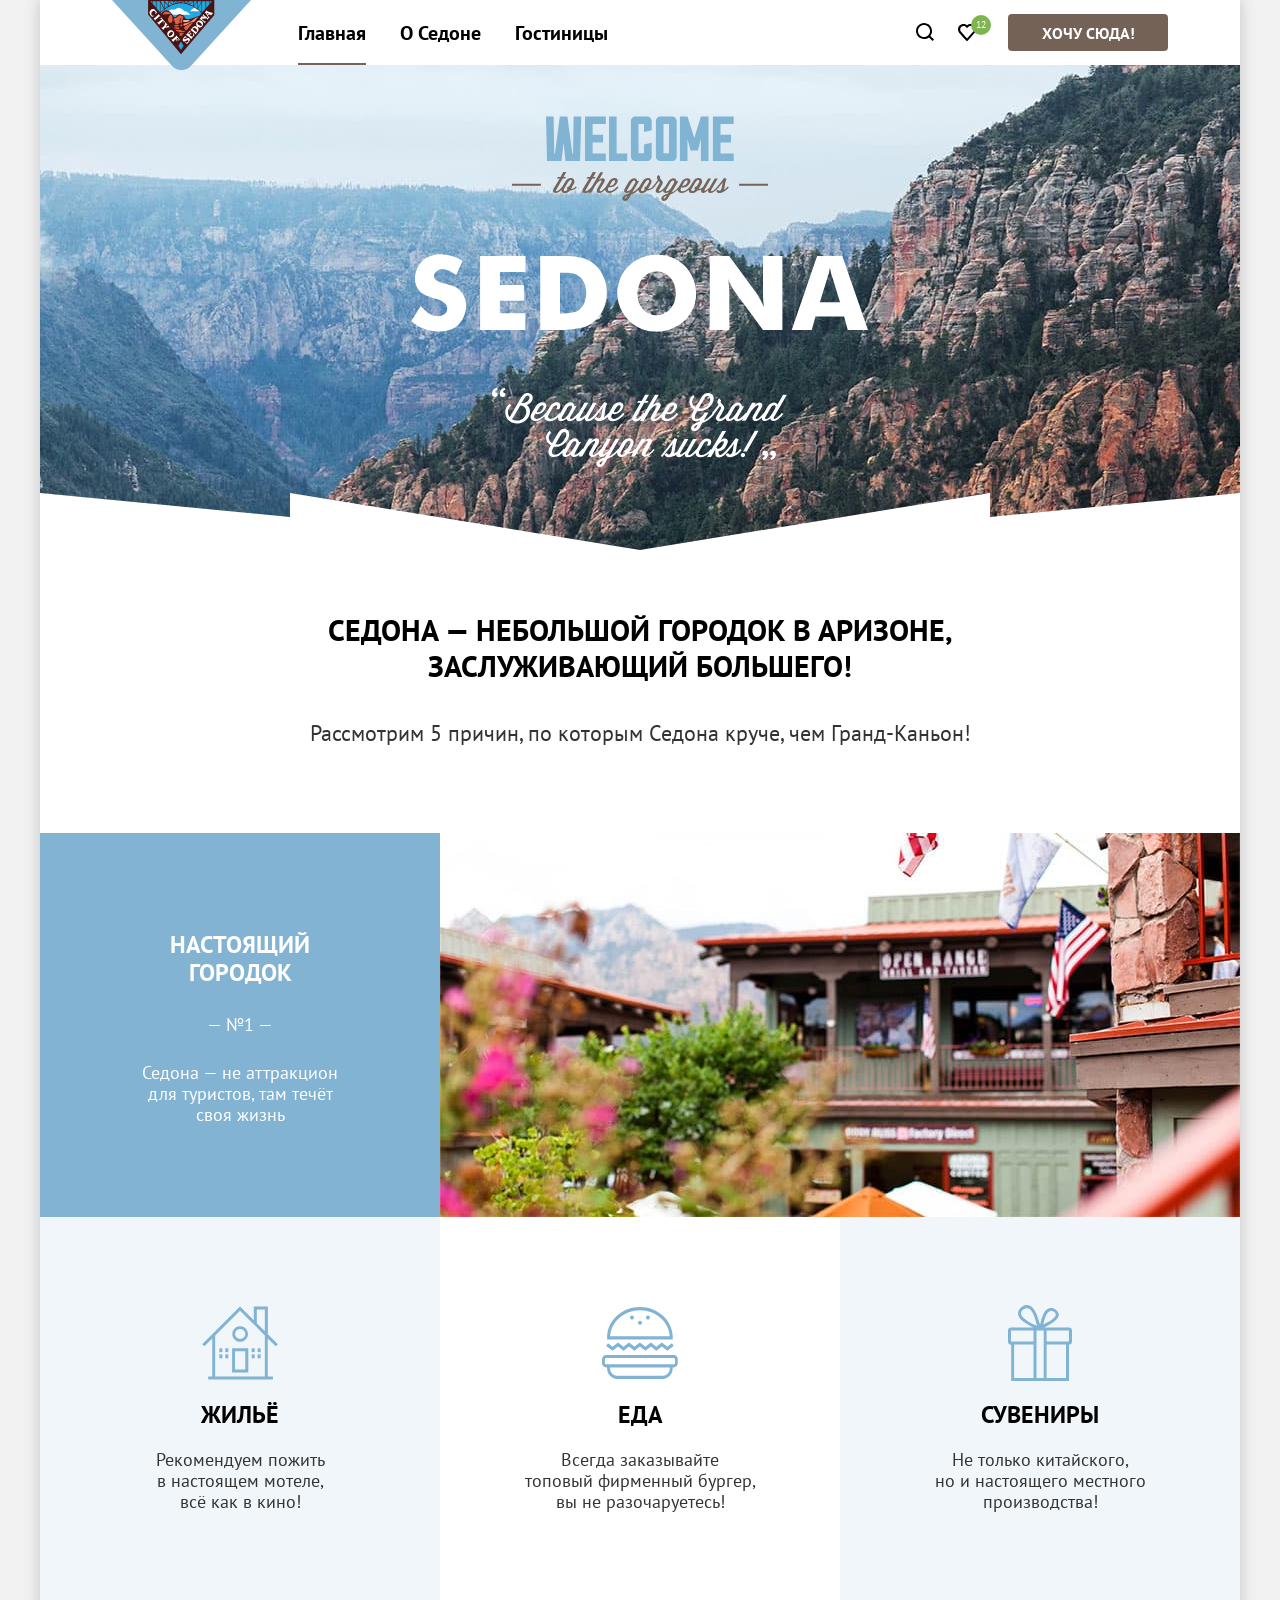
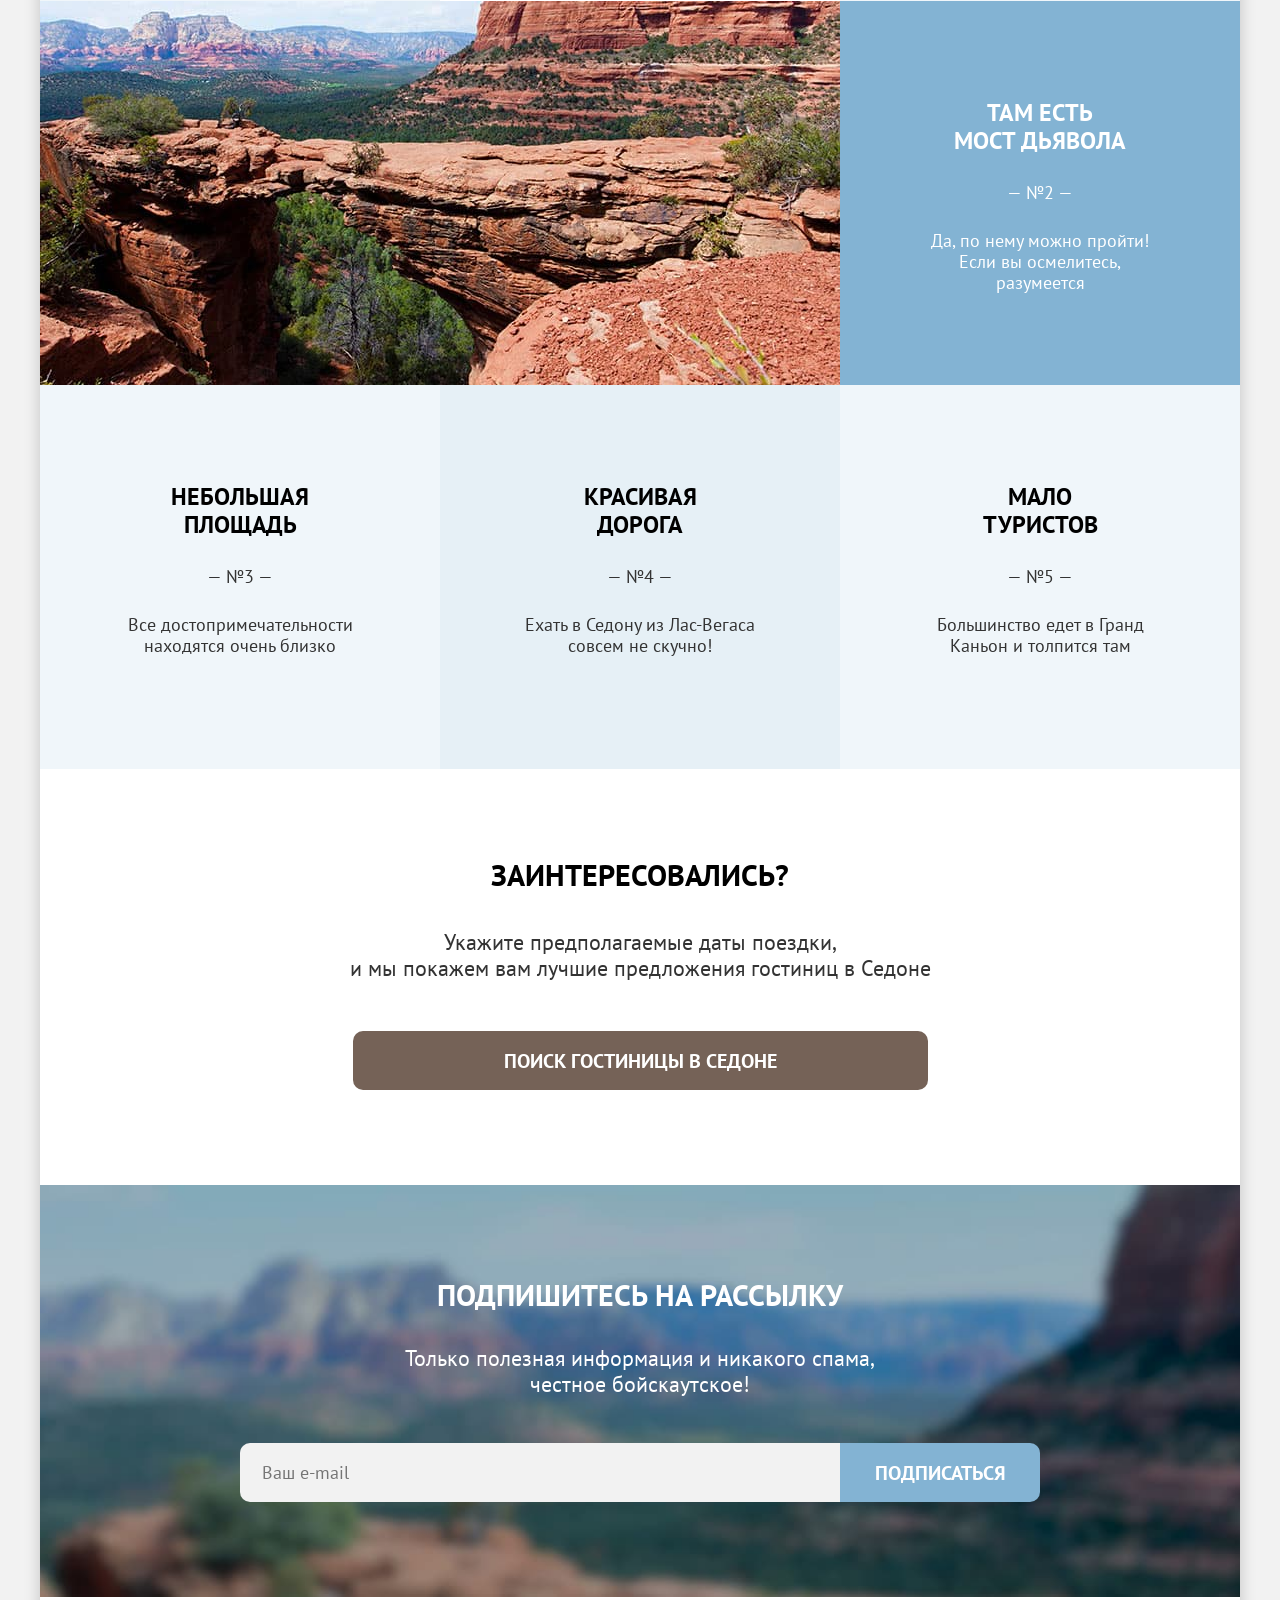
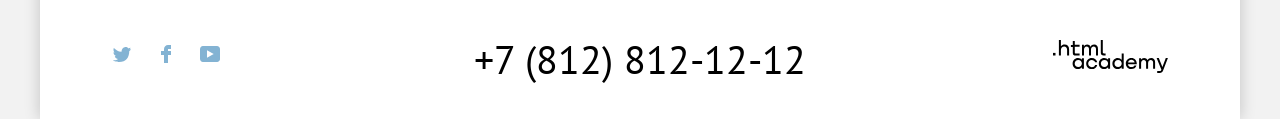
<file: index.html>
<!DOCTYPE html>
<html class="page" lang="ru">
  <head>
    <meta charset="utf-8">
    <title>Седона — небольшой городок в Аризоне</title>
    <link rel="stylesheet" href="./css/style.css">
    <link rel="icon" type="image/png" sizes="32x32" href="images/favicon.png">
  </head>
  <body class="page-body">
    <header class="page-header">
      <nav class="header-nav">
        <a class="logo">
          <img class="logo-img" src="./images/logo.svg" width="139" height="70" alt="Седона">
        </a>

        <ul class="site-menu">
          <li class="site-menu-item site-menu-item-active">
            <a class="site-menu-link">Главная</a>
          </li>
          <li class="site-menu-item">
            <a class="site-menu-link" href="#">О Седоне</a>
          </li>
          <li class="site-menu-item">
            <a class="site-menu-link" href="catalog.html">Гостиницы</a>
          </li>
        </ul>

        <div class="additional-menu">
          <a class="icon-button" href="#">
            <span class="visually-hidden">Поиск</span>
            <svg width="19" height="19" viewBox="0 0 19 19" aria-hidden="true">
              <path d="M18.0511 16.6L14.3406 12.9C15.3434 11.6 16.0454 9.9 16.0454 8C16.0454 3.6 12.4352 0 8.02271 0C3.61022 0 0 3.7 0 8.1C0 12.5 3.61022 16.1 8.02271 16.1C9.82781 16.1 11.5326 15.5 12.9366 14.4L16.6471 18.1L18.0511 16.6ZM8.02271 14.1C4.71334 14.1 2.00568 11.4 2.00568 8.1C2.00568 4.8 4.71334 2.1 8.02271 2.1C11.3321 2.1 14.0397 4.8 14.0397 8.1C14.0397 11.4 11.3321 14.1 8.02271 14.1Z" />
            </svg>
          </a>
          <a class="icon-button" href="#">
            <span class="visually-hidden">Избранное</span>
            <span class="icon-button-counter">12</span>
            <svg width="19" height="17" viewBox="0 0 19 17" aria-hidden="true">
              <path d="M8.92526 17C8.62441 17 8.32356 16.9 8.12299 16.6C2.70766 10.5 1.40397 9.1 1.10312 8.7C0.401135 7.8 0 6.6 0 5.4C0 2.4 2.40681 0 5.51561 0C6.8193 0 8.02271 0.5 9.02554 1.3C10.0284 0.5 11.3321 0 12.5355 0C15.544 0 18.0511 2.4 18.0511 5.4C18.0511 6.7 17.5497 7.9 16.7474 8.8L9.72753 16.7C9.52696 16.9 9.3264 17 8.92526 17ZM2.90823 7.5C3.20908 7.9 6.41816 11.5 9.02554 14.4L15.2431 7.4C15.7446 6.9 15.9451 6.2 15.9451 5.4C15.9451 3.6 14.4409 2.1 12.6358 2.1C11.6329 2.1 10.6301 2.6 9.9281 3.4C9.62725 3.7 9.3264 3.8 9.02554 3.8C8.72469 3.8 8.42384 3.6 8.22327 3.4C7.52129 2.6 6.51845 2.1 5.51561 2.1C3.7105 2.1 2.20624 3.6 2.20624 5.4C2.10596 6.3 2.5071 7 2.90823 7.5C2.80795 7.5 2.80795 7.5 2.90823 7.5Z" />
            </svg>
          </a>
          <a href="#" class="button button-secondary additional-menu-button">Хочу сюда!</a>
        </div>
      </nav>
    </header>

    <main class="page-main">
      <div class="main-promo">
        <h1 class="visually-hidden">Туристический город Седона</h1>
      </div>

      <section class="advantages">
        <h2 class="visually-hidden">Преимущества Седоны</h2>

        <div class="advantages-content">
          <p class="section-title">Седона — небольшой городок в Аризоне, заслуживающий большего!</p>
          <p class="section-description">Рассмотрим 5 причин, по которым Седона круче, чем Гранд-Каньон!</p>
        </div>

        <ol class="advantages-list">
          <li class="advantages-item advantages-item-large">
            <div class="advantages-description">
              <h3 class="advantages-title">Настоящий<br>городок</h3>
              <p class="advantages-text">Седона — не аттракцион<br>для туристов, там течёт<br>своя жизнь</p>
            </div>
            <img class="advantages-img" src="./images/content/real-city.jpg" width="800" height="384" alt="Фото города Седона с заведенями">

            <ul class="advantages-list-inner">
              <li class="advantages-inner-item advantages-inner-item-house">
                <h4 class="advantages-title">Жильё</h4>
                <p class="advantages-text">Рекомендуем пожить<br>в настоящем мотеле,<br>всё как в кино!</p>
              </li>
              <li class="advantages-inner-item advantages-inner-item-food">
                <h4 class="advantages-title">Еда</h4>
                <p class="advantages-text">Всегда заказывайте<br>топовый фирменный бургер,<br>вы не разочаруетесь!</p>
              </li>
              <li class="advantages-inner-item advantages-inner-item-present">
                <h4 class="advantages-title">Сувениры</h4>
                <p class="advantages-text">Не только китайского,<br>но и настоящего местного<br>производства!</p>
              </li>
            </ul>
          </li>

          <li class="advantages-item advantages-item-large">
            <div class="advantages-description">
              <h3 class="advantages-title">Там есть<br>мост дьявола</h3>
              <p class="advantages-text">Да, по нему можно пройти!<br>Если вы осмелитесь,<br>разумеется</p>
            </div>
            <img class="advantages-img" src="./images/content/devil-bridge.jpg" width="800" height="384" alt="Фото Моста дьявола: природного каменного моста между скалами">
          </li>

          <li class="advantages-item">
            <div class="advantages-description">
              <h3 class="advantages-title">Небольшая<br>площадь</h3>
              <p class="advantages-text">Все достопримечательности находятся очень близко</p>
            </div>
          </li>

          <li class="advantages-item">
            <div class="advantages-description">
              <h3 class="advantages-title">Красивая<br>дорога</h3>
              <p class="advantages-text">Ехать в Седону из Лас-Вегаса совсем не скучно!</p>
            </div>
          </li>

          <li class="advantages-item">
            <div class="advantages-description">
              <h3 class="advantages-title">Мало<br>туристов</h3>
              <p class="advantages-text">Большинство едет в Гранд<br>Каньон и толпится там</p>
            </div>
          </li>
        </ol>
      </section>

      <section class="search">
        <h2 class="visually-hidden">Поиск гостиниц</h2>

        <p class="section-title">Заинтересовались?</p>
        <p class="section-description">Укажите предполагаемые даты поездки,<br>и мы покажем вам лучшие предложения гостиниц в Седоне</p>

        <a href="#" class="search-button button button-secondary button-large">Поиск гостиницы в Седоне</a>
      </section>

      <section class="subscribe subscribe-primary">
        <h2 class="section-title">Подпишитесь на рассылку</h2>
        <p class="section-description">Только полезная информация и никакого спама,<br>честное бойскаутское!</p>

        <form class="subscribe-form" action="https://echo.htmlacademy.ru/" method="post">
          <label class="subscribe-field field">
            <span class="visually-hidden">Ваш e-mail</span>
            <input class="field-input" type="email" name="email" placeholder="Ваш e-mail">
          </label>
          <button class="subscribe-button button button-large" type="submit">Подписаться</button>
        </form>
      </section>
    </main>

    <footer class="page-footer">
      <ul class="footer-social social">
        <li class="social-item">
          <a class="social-link" href="https://twitter.com/htmlacademy_ru">
            <span class="visually-hidden">Twitter</span>
            <svg width="18" height="15" viewBox="0 0 18 15" aria-hidden="true">
              <path d="M11.6 0.200056C13.4 -0.299944 14.8 0.500056 15.4 1.40006C16.1 1.20006 16.8 0.900056 17.5 0.700056C17.5 1.60006 16.9 2.20006 16.6 2.50006C17.3 2.60006 18 1.90006 18 1.90006C17.8 2.90006 16.9 3.70006 16.3 3.90006C16.1 10.7001 13 15.1001 5.7 15.0001C5.1 15.0001 5.8 15.0001 5.2 15.0001C4.8 15.0001 0.8 14.5001 0 13.1001C2.4 13.3001 4.1 12.7001 5 11.9001C4 11.6001 2.1 11.5001 1.8 9.00006C2.2 9.10006 2.4 9.20006 3.1 9.10006C1.8 8.30006 0.4 7.50006 0.5 5.30006C0.8 5.60006 1.6 5.80006 1.9 5.80006C1.1 5.60006 -0.2 2.50006 0.9 0.900056C2.8 2.80006 4.9 4.50006 8.5 4.70006C8.7 2.30006 9.7 0.800056 11.6 0.200056Z" />
            </svg>
          </a>
        </li>
        <li class="social-item">
          <a class="social-link" href="https://www.facebook.com/htmlacademy">
            <span class="visually-hidden">Facebook</span>
            <svg width="10" height="18" viewBox="0 0 10 18" aria-hidden="true">
              <path d="M7 0C4.8 0 3 1.8 3 4V6H0V10H3V18H7V10H10V6H7V4H10V0H7Z" />
            </svg>
          </a>
        </li>
        <li class="social-item">
          <a class="social-link" href="https://www.youtube.com/c/HTMLAcademyRUS">
            <span class="visually-hidden">YouTube</span>
            <svg width="20" height="16" viewBox="0 0 20 16" aria-hidden="true">
              <path d="M17 0H2.9C1.2 0 0 1.5 0 3.2V12.7C0 14.5 1.2 16 2.9 16H17.2C18.7 16 20.1 14.5 20.1 12.8V3.2C19.9 1.5 18.7 0 17 0ZM7 11.8V4.2L13.7 8L7 11.8Z" />
            </svg>
          </a>
        </li>
      </ul>

      <a class="footer-phone" href="tel:+78128121212">+7 (812) 812-12-12</a>

      <a class="footer-developer" href="https://htmlacademy.ru/">
        <span class="visually-hidden">Разработано HTML Academy</span>
        <svg class="footer-developer-img" width="115" height="33" viewBox="0 0 115 33" aria-hidden="true">
          <path d="M0 12.9V15.5H2.5V12.9H0Z" />
          <path d="M11.6 4.5C10 4.5 8.8 5.2 8 6.2H7.9V0H5.9V15.5H7.9V10.2C7.9 8.1 9.2 6.6 11.2 6.6C13 6.6 14.1 8 14.1 9.8V15.5H16.1V9.4C16.2 6.4 14.3 4.5 11.6 4.5Z" />
          <path d="M26.6 4.8H21.8V1.1H19.8V4.9H17.9V6.9H19.8V12.9C19.8 14.6 20.8 15.6 22.5 15.6H26.6V13.6H22.9C22.2 13.6 21.8 13.2 21.8 12.5V6.8H26.6V4.8Z" />
          <path d="M41.1 4.6C39.5 4.6 38.2 5.4 37.6 6.7H37.5C36.9 5.5 35.7 4.6 34.1 4.6C32.7 4.6 31.6 5.4 31 6.4H30.9V4.8H29V15.4H31V10C31 8 32 6.5 33.6 6.5C35.1 6.5 36 7.5 36 9.1V15.4H38V9.8C38 7.4 39.4 6.5 40.6 6.5C42.1 6.5 43 7.5 43 9.1V15.4H45V8.9C45.1 6.4 43.6 4.6 41.1 4.6Z" />
          <path d="M47.8 12.7C47.8 14.4 48.8 15.4 50.6 15.4H52.6V13.4H50.9C50.2 13.4 49.8 13 49.8 12.3V0H47.8V12.7Z" />
          <path d="M28.9 19.7C28 18.6 26.7 17.9 25 17.9C21.9 17.9 19.6 20.2 19.6 23.5C19.6 26.8 21.9 29.1 25 29.1C26.8 29.1 28 28.3 28.8 27.2H28.9V28.8H30.9V18.2H28.9V19.7ZM25.3 27.1C23.1 27.1 21.7 25.5 21.7 23.5C21.7 21.5 23.1 19.9 25.3 19.9C27.5 19.9 28.9 21.5 28.9 23.5C28.9 25.4 27.5 27.1 25.3 27.1Z" />
          <path d="M44.2 22C43.7 19.6 41.6 17.9 38.8 17.9C35.4 17.9 33.2 20.4 33.2 23.5C33.2 26.6 35.4 29.1 38.8 29.1C41.6 29.1 43.7 27.3 44.2 24.9H42.1C41.7 26.2 40.4 27.2 38.8 27.2C36.6 27.2 35.2 25.6 35.2 23.6C35.2 21.6 36.6 20 38.8 20C40.4 20 41.6 21 42.1 22.2H44.2V22Z" />
          <path d="M55.1 19.7C54.2 18.6 52.9 17.9 51.2 17.9C48.1 17.9 45.8 20.2 45.8 23.5C45.8 26.8 48.1 29.1 51.2 29.1C53 29.1 54.2 28.3 55 27.2H55.1V28.8H57.1V18.2H55.1V19.7ZM51.5 27.1C49.3 27.1 47.9 25.5 47.9 23.5C47.9 21.5 49.3 19.9 51.5 19.9C53.7 19.9 55.1 21.5 55.1 23.5C55.1 25.4 53.6 27.1 51.5 27.1Z" />
          <path d="M68.7 19.8C67.8 18.7 66.5 17.9 64.8 17.9C61.7 17.9 59.4 20.2 59.4 23.5C59.4 26.8 61.6 29.1 64.8 29.1C66.5 29.1 67.8 28.3 68.6 27.3H68.7V28.8H70.7V13.4H68.7V19.8ZM65.1 27.1C62.9 27.1 61.5 25.5 61.5 23.5C61.5 21.5 62.9 19.9 65.1 19.9C67.3 19.9 68.7 21.5 68.7 23.5C68.6 25.5 67.2 27.1 65.1 27.1Z" />
          <path d="M78.3 17.9C75 17.9 72.8 20.4 72.8 23.5C72.8 26.5 74.9 29.1 78.3 29.1C80.8 29.1 82.8 27.8 83.5 25.5H81.4C80.9 26.5 79.8 27.1 78.4 27.1C76.5 27.1 75.1 25.8 75 24.2H83.8C84 20.6 81.8 17.9 78.3 17.9ZM78.3 19.8C80 19.8 81.3 20.8 81.6 22.4H75.1C75.4 20.9 76.6 19.8 78.3 19.8Z" />
          <path d="M98.2 17.9C96.6 17.9 95.3 18.7 94.6 19.9H94.5C93.9 18.7 92.7 17.9 91.1 17.9C89.7 17.9 88.6 18.6 88 19.7V18.2H86.1V28.8H88.1V23.4C88.1 21.4 89.1 20 90.7 19.9C92.2 19.9 93.1 20.9 93.1 22.5V28.8H95.1V23.2C95.1 20.8 96.5 19.9 97.7 19.9C99.2 19.9 100.1 20.9 100.1 22.5V28.8H102.1V22.3C102.2 19.7 100.7 17.9 98.2 17.9Z" />
          <path d="M109.4 27L105.8 18.1H103.6L108.4 29.7C108.1 30.6 107.7 30.9 106.7 30.9H104.2V32.9H106.7C108.5 32.9 109.5 32.1 110.2 30.3L114.9 18.1H112.8L109.4 27Z" />
        </svg>
      </a>
    </footer>

    <section class="modal">
      <div class="modal-container">
        <h2 class="modal-title section-title">Поиск гостиницы в Седоне</h2>
        <button class="modal-close" type="button">
          <span class="visually-hidden">Закрыть окно</span>
        </button>

        <form class="modal-content search-form" action="https://echo.htmlacademy.ru/" method="post">
          <div class="search-form-date field field-search">
            <label class="field-title" for="date-in">Дата заезда:</label>
            <input class="field-input" type="text" name="date-in" id="date-in" placeholder="Укажите дату" value="27 апреля 2020">
            <span class="field-message field-message-error">Мы не можем отправить вас в прошлое.</span>
          </div>

          <div class="search-form-date field field-search">
            <label class="field-title" for="date-out">Дата заезда:</label>
            <input class="field-input" type="text" name="date-out" id="date-out" placeholder="Укажите дату" value="1 сентября 2021">
            <span class="field-message">На эти даты есть свободные номера. Пока есть.</span>
          </div>

          <div class="search-form-amount field field-search">
            <label class="field-title" for="adults">Взрослые:</label>

            <div class="field-number number">
              <button class="number-button number-button-minus" type="button">
                <span class="visually-hidden">Уменьшить количество</span>
              </button>

              <input class="number-input field-input" type="number" name="adults-amount" id="adults" placeholder="0" value="2" min="1" step="1">

              <button class="number-button number-button-plus" type="button">
                <span class="visually-hidden">Увеличить количество</span>
              </button>
            </div>
          </div>

          <div class="search-form-amount field field-search">
            <span class="field-title field-title-info">
              <label for="children">Дети:</label>
              <span class="field-info" id="children-info">
                <span class="field-info-text">
                  Укажите количество детей, которые будут с вами, возраст которых от 6 до 18 лет. Дети до 6 лет размещаются бесплатно.
                </span>
              </span>
            </span>

            <div class="field-number number">
              <button class="number-button number-button-minus" type="button">
                <span class="visually-hidden">Уменьшить количество</span>
              </button>

              <input class="number-input field-input" type="number" name="children-amount" id="children" aria-describedby="children-info" placeholder="0" value="1" min="0" step="1">

              <button class="number-button number-button-plus" type="button">
                <span class="visually-hidden">Увеличить количество</span>
              </button>
            </div>
          </div>

          <button class="search-form-button button button-large" type="submit">Найти</button>
        </form>
      </div>
    </section>
  </body>
</html>
</file>
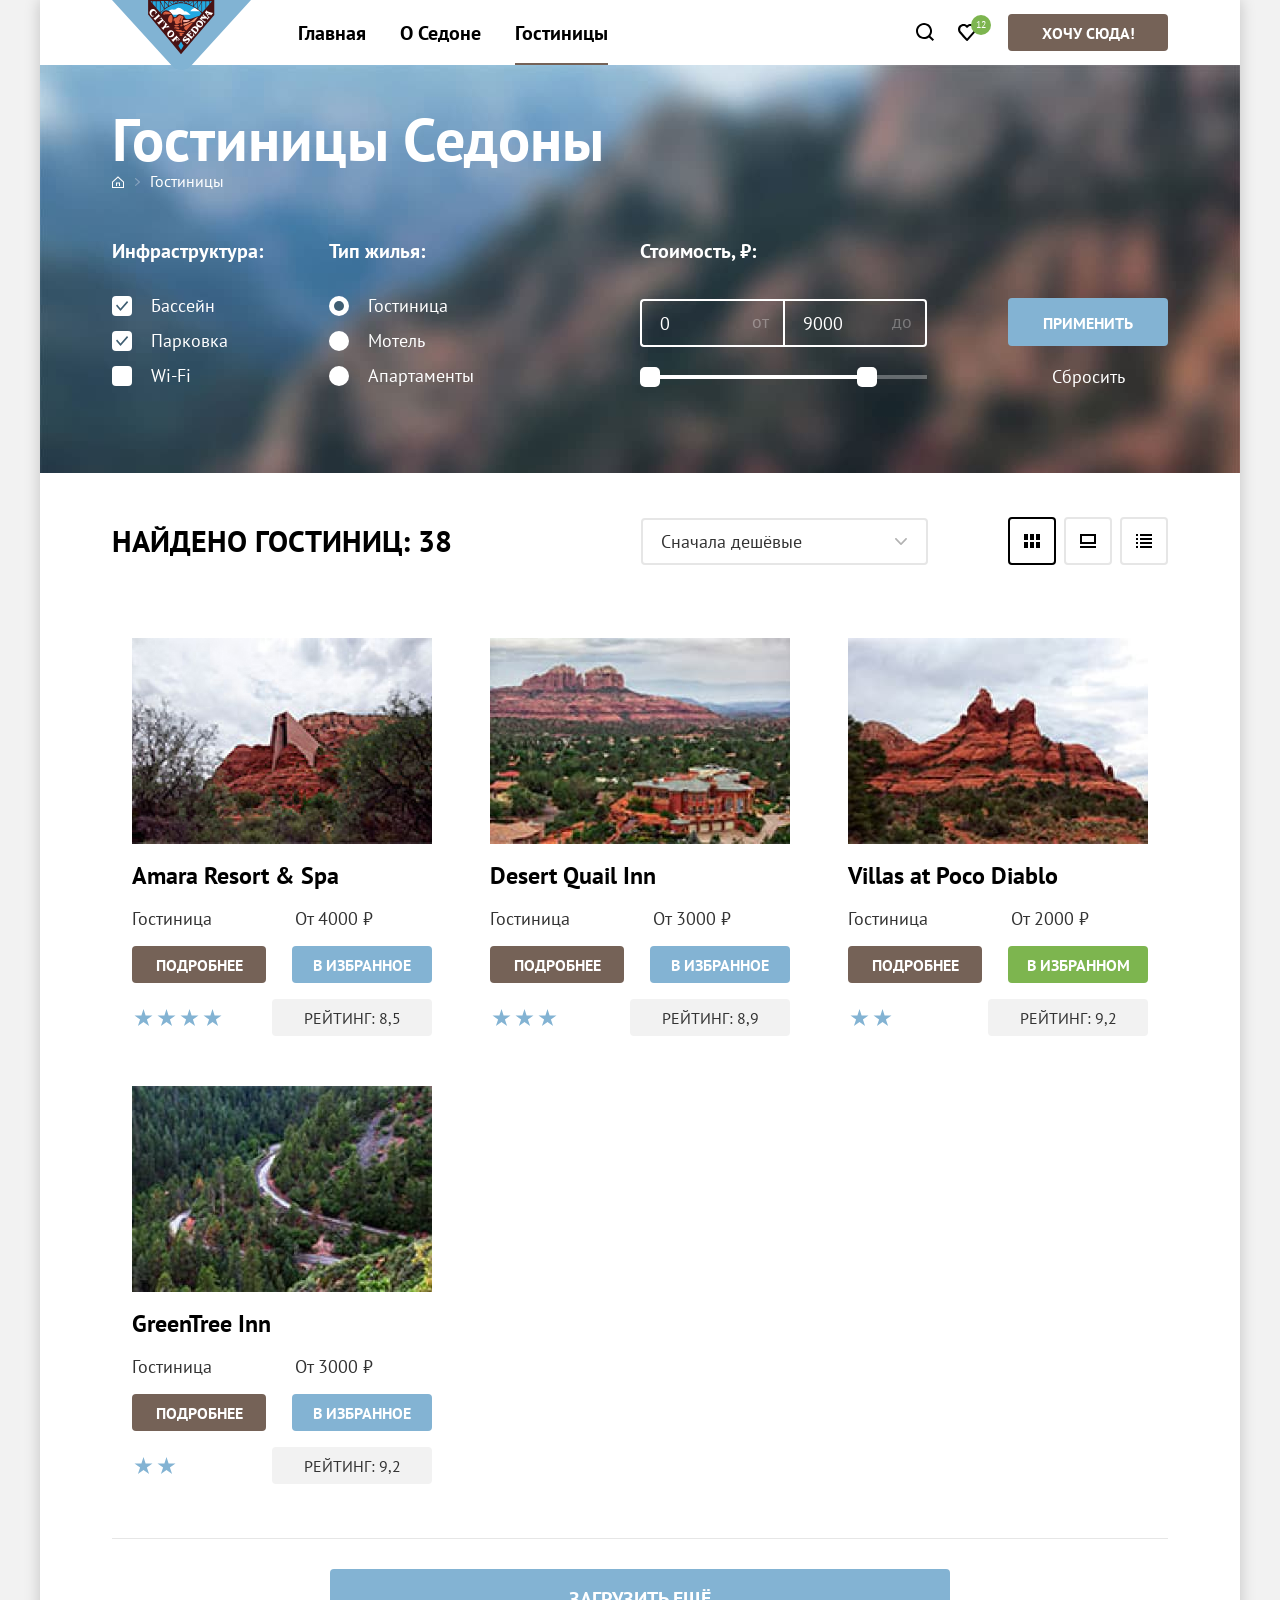
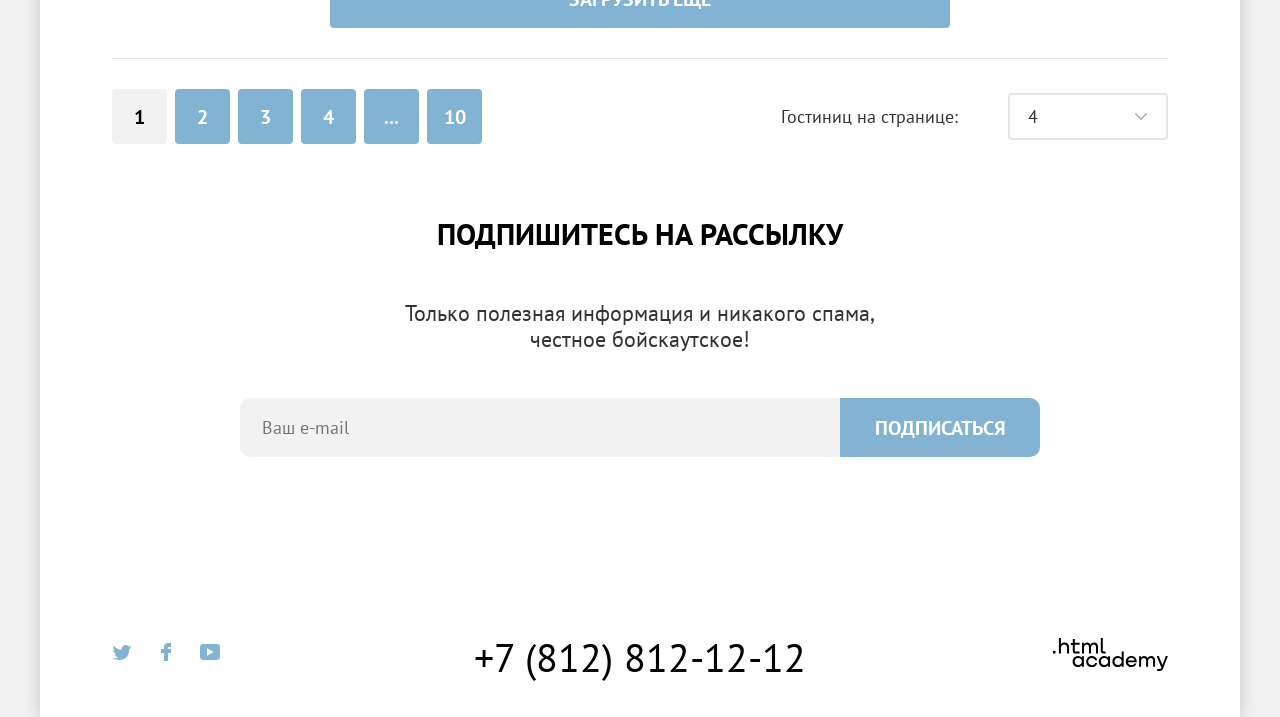
<file: catalog.html>
<!DOCTYPE html>
<html class="page" lang="ru">
  <head>
    <meta charset="utf-8">
    <title>Гостиницы Седоны</title>
    <link rel="stylesheet" href="./css/style.css">
    <link rel="icon" type="image/png" sizes="32x32" href="images/favicon.png">
  </head>
  <body class="page-body">
    <header class="page-header">
      <nav class="header-nav">
        <a class="logo" href="index.html">
          <img class="logo-img" src="./images/logo.svg" width="139" height="70" alt="Седона">
        </a>

        <ul class="site-menu">
          <li class="site-menu-item">
            <a class="site-menu-link" href="index.html">Главная</a>
          </li>
          <li class="site-menu-item">
            <a class="site-menu-link" href="#">О Седоне</a>
          </li>
          <li class="site-menu-item site-menu-item-active">
            <a class="site-menu-link">Гостиницы</a>
          </li>
        </ul>

        <div class="additional-menu">
          <a class="icon-button" href="#">
            <span class="visually-hidden">Поиск</span>
            <svg width="19" height="19" viewBox="0 0 19 19" aria-hidden="true">
              <path d="M18.0511 16.6L14.3406 12.9C15.3434 11.6 16.0454 9.9 16.0454 8C16.0454 3.6 12.4352 0 8.02271 0C3.61022 0 0 3.7 0 8.1C0 12.5 3.61022 16.1 8.02271 16.1C9.82781 16.1 11.5326 15.5 12.9366 14.4L16.6471 18.1L18.0511 16.6ZM8.02271 14.1C4.71334 14.1 2.00568 11.4 2.00568 8.1C2.00568 4.8 4.71334 2.1 8.02271 2.1C11.3321 2.1 14.0397 4.8 14.0397 8.1C14.0397 11.4 11.3321 14.1 8.02271 14.1Z" />
            </svg>
          </a>
          <a class="icon-button" href="#">
            <span class="visually-hidden">Избранное</span>
            <span class="icon-button-counter">12</span>
            <svg width="19" height="17" viewBox="0 0 19 17" aria-hidden="true">
              <path d="M8.92526 17C8.62441 17 8.32356 16.9 8.12299 16.6C2.70766 10.5 1.40397 9.1 1.10312 8.7C0.401135 7.8 0 6.6 0 5.4C0 2.4 2.40681 0 5.51561 0C6.8193 0 8.02271 0.5 9.02554 1.3C10.0284 0.5 11.3321 0 12.5355 0C15.544 0 18.0511 2.4 18.0511 5.4C18.0511 6.7 17.5497 7.9 16.7474 8.8L9.72753 16.7C9.52696 16.9 9.3264 17 8.92526 17ZM2.90823 7.5C3.20908 7.9 6.41816 11.5 9.02554 14.4L15.2431 7.4C15.7446 6.9 15.9451 6.2 15.9451 5.4C15.9451 3.6 14.4409 2.1 12.6358 2.1C11.6329 2.1 10.6301 2.6 9.9281 3.4C9.62725 3.7 9.3264 3.8 9.02554 3.8C8.72469 3.8 8.42384 3.6 8.22327 3.4C7.52129 2.6 6.51845 2.1 5.51561 2.1C3.7105 2.1 2.20624 3.6 2.20624 5.4C2.10596 6.3 2.5071 7 2.90823 7.5C2.80795 7.5 2.80795 7.5 2.90823 7.5Z" />
            </svg>
          </a>
          <a href="#" class="button button-secondary additional-menu-button">Хочу сюда!</a>
        </div>
      </nav>
    </header>

    <main class="page-main">
      <div class="main-header">
        <h1 class="main-heading">Гостиницы Седоны</h1>
        <ul class="breadcrumbs">
          <li class="breadcrumbs-item">
            <a class="breadcrumbs-link breadcrumbs-link-home" href="index.html">
              <span class="visually-hidden">Главная страница</span>
            </a>
          </li>
          <li class="breadcrumbs-item">
            <a class="breadcrumbs-link">
              Гостиницы
            </a>
          </li>
        </ul>

        <section class="filter">
          <h2 class="visually-hidden">Фильтр списка гостиниц</h2>

          <form class="filter-form" action="https://echo.htmlacademy.ru/" method="get">
            <fieldset class="filter-fieldset">
              <legend class="filter-title">Инфраструктура:</legend>

              <ul class="filter-list">
                <li class="filter-item">
                  <label class="control">
                    <input class="control-input" type="checkbox" name="infrastructure" value="pool" checked>
                    <span class="control-lead">Бассейн</span>
                  </label>
                </li>
                <li class="filter-item">
                  <label class="control">
                    <input class="control-input" type="checkbox" name="infrastructure" value="parking" checked>
                    <span class="control-lead">Парковка</span>
                  </label>
                </li>
                <li class="filter-item">
                  <label class="control">
                    <input class="control-input" type="checkbox" name="infrastructure" value="wi-fi">
                    <span class="control-lead">Wi-Fi</span>
                  </label>
                </li>
              </ul>
            </fieldset>

            <fieldset class="filter-fieldset">
              <legend class="filter-title">Тип жилья:</legend>

              <ul class="filter-list">
                <li class="filter-item">
                  <label class="control">
                    <input class="control-input" type="radio" name="apartment-type" value="hotel" checked>
                    <span class="control-lead">Гостиница</span>
                  </label>
                </li>
                <li class="filter-item">
                  <label class="control">
                    <input class="control-input" type="radio" name="apartment-type" value="motel">
                    <span class="control-lead">Мотель</span>
                  </label>
                </li>
                <li class="filter-item">
                  <label class="control">
                    <input class="control-input" type="radio" name="apartment-type" value="apartment">
                    <span class="control-lead">Апартаменты</span>
                  </label>
                </li>
              </ul>
            </fieldset>

            <fieldset class="filter-fieldset filter-fieldset-price">
              <legend class="filter-title">Стоимость, ₽:</legend>

              <div class="range">
                <div class="range-fields">
                  <label class="range-field">
                    <span class="range-title">от</span>
                    <input class="range-input" type="number" name="price-from" value="0" min="0" max="10000" step="100" placeholder="0">
                  </label>

                  <label class="range-field">
                    <span class="range-title">до</span>
                    <input class="range-input" type="number" name="price-to" value="9000" min="0" max="10000" step="100" placeholder="10000">
                  </label>
                </div>

                <div class="range-slider slider">
                  <div class="slider-bar" style="margin-right: 50px;">
                    <button class="slider-thumb" type="button">
                      <span class="visually-hidden">Ручка минимальной цены</span>
                    </button>
                    <button class="slider-thumb" type="button">
                      <span class="visually-hidden">Ручка максимальной цены</span>
                    </button>
                  </div>
                </div>
              </div>
            </fieldset>

            <div class="filter-buttons">
              <button class="filter-submit button" type="submit">Применить</button>
              <button class="filter-reset" type="reset">Сбросить</button>
            </div>
          </form>
        </section>
      </div>

      <section class="catalog">
        <h2 class="visually-hidden">Результаты поиска</h2>

        <div class="catalog-sort">
          <p class="section-title catalog-title">Найдено гостиниц: 38</p>

          <h3 class="visually-hidden">Сортировка и отображение</h3>
          <details class="select catalog-select">
            <summary class="select-button">Сначала дешёвые</summary>

            <ul class="select-menu">
              <li class="select-item select-item-active">
                <a class="select-option">Сначала дешёвые</a>
              </li>
              <li class="select-item">
                <a class="select-option" href="#">Сначала дорогие</a>
              </li>
              <li class="select-item">
                <a class="select-option" href="#">Сначала популярные</a>
              </li>
              <li class="select-item">
                <a class="select-option" href="#">Сначала комфортные</a>
              </li>
            </ul>
          </details>

          <ul class="view">
            <li class="view-item view-item-active">
              <a class="view-link view-link-cards">
                <span class="visually-hidden">Карточками</span>
              </a>
            </li>
            <li class="view-item">
              <a class="view-link view-link-slides" href="#">
                <span class="visually-hidden">Слайдами</span>
              </a>
            </li>
            <li class="view-item">
              <a class="view-link view-link-list" href="#">
                <span class="visually-hidden">Списком</span>
              </a>
            </li>
          </ul>
        </div>

        <div class="card-list">
          <h3 class="visually-hidden">Список гостиниц</h3>

          <article class="card">
            <a class="card-link" href="#">
              <h4 class="card-title">
                Amara Resort & Spa
              </h4>
            </a>

            <img class="card-img" src="./images/content/hotel-1.jpg" width="300" height="206" alt="">

            <p class="card-description">
              <span class="card-description-title">Гостиница</span>
              <span class="card-description-defenition">От 4000 ₽</span>
            </p>

            <a class="card-more button button-secondary" href="#">Подробнее</a>
            <a class="card-chosen button" href="#">В избранное</a>

            <p class="card-star star star-four">
              <span class="visually-hidden">4 звезды</span>
            </p>
            <p class="card-rate">Рейтинг: 8,5</p>
          </article>

          <article class="card">
            <a class="card-link" href="#">
              <h4 class="card-title">
                Desert Quail Inn
              </h4>
            </a>

            <img class="card-img" src="./images/content/hotel-2.jpg" width="300" height="206" alt="">

            <p class="card-description">
              <span class="card-description-title">Гостиница</span>
              <span class="card-description-defenition">От 3000 ₽</span>
            </p>

            <a class="card-more button button-secondary" href="#">Подробнее</a>
            <a class="card-chosen button" href="#">В избранное</a>

            <p class="card-star star star-three">
              <span class="visually-hidden">3 звезды</span>
            </p>
            <p class="card-rate">Рейтинг: 8,9</p>
          </article>

          <article class="card">
            <a class="card-link" href="#">
              <h4 class="card-title">
                Villas at Poco Diablo
              </h4>
            </a>

            <img class="card-img" src="./images/content/hotel-3.jpg" width="300" height="206" alt="">

            <p class="card-description">
              <span class="card-description-title">Гостиница</span>
              <span class="card-description-defenition">От 2000 ₽</span>
            </p>

            <a class="card-more button button-secondary" href="#">Подробнее</a>
            <a class="card-chosen button button-success" href="#">В избранном</a>

            <p class="card-star star star-two">
              <span class="visually-hidden">2 звезды</span>
            </p>
            <p class="card-rate">Рейтинг: 9,2</p>
          </article>

          <article class="card">
            <a class="card-link" href="#">
              <h4 class="card-title">
                GreenTree Inn
              </h4>
            </a>

            <img class="card-img" src="./images/content/hotel-4.jpg" width="300" height="206" alt="">

            <p class="card-description">
              <span class="card-description-title">Гостиница</span>
              <span class="card-description-defenition">От 3000 ₽</span>
            </p>

            <a class="card-more button button-secondary" href="#">Подробнее</a>
            <a class="card-chosen button" href="#">В избранное</a>

            <p class="card-star star star-two">
              <span class="visually-hidden">2 звезды</span>
            </p>
            <p class="card-rate">Рейтинг: 9,2</p>
          </article>
        </div>

        <div class="pagination">
          <button class="pagination-button button button-large" type="button">Загрузить ещё</button>

          <div class="pagination-nav">
            <h3 class="visually-hidden">Список страниц</h3>
            <ul class="pagination-list">
              <li class="pagination-item pagination-item-active">
                <a class="pagination-link">1</a>
              </li>
              <li class="pagination-item">
                <a class="pagination-link" href="#">2</a>
              </li>
              <li class="pagination-item">
                <a class="pagination-link" href="#">3</a>
              </li>
              <li class="pagination-item">
                <a class="pagination-link" href="#">4</a>
              </li>
              <li class="pagination-item">
                <a class="pagination-link" href="#">...</a>
              </li>
              <li class="pagination-item">
                <a class="pagination-link" href="#">10</a>
              </li>
            </ul>

            <div class="pagination-select">
              <p class="select-label">Гостиниц на странице:</p>

              <details class="select">
                <summary class="select-button">4</summary>

                <ul class="select-menu">
                  <li class="select-item select-item-active">
                    <a class="select-option" href="#">5</a>
                  </li>
                  <li class="select-item">
                    <a class="select-option" href="#">6</a>
                  </li>
                  <li class="select-item">
                    <a class="select-option" href="#">9</a>
                  </li>
                  <li class="select-item">
                    <a class="select-option" href="#">12</a>
                  </li>
                </ul>
              </details>
            </div>
          </div>
        </div>
      </section>

      <section class="subscribe">
        <h2 class="section-title">Подпишитесь на рассылку</h2>
        <p class="section-description">Только полезная информация и никакого спама,<br>честное бойскаутское!</p>

        <form class="subscribe-form" action="https://echo.htmlacademy.ru/" method="post">
          <label class="subscribe-field field">
            <span class="visually-hidden">Ваш e-mail</span>
            <input class="field-input" type="email" name="email" placeholder="Ваш e-mail">
          </label>
          <button class="subscribe-button button button-large" type="submit">Подписаться</button>
        </form>
      </section>
    </main>

    <footer class="page-footer">
      <ul class="footer-social social">
        <li class="social-item">
          <a class="social-link" href="https://twitter.com/htmlacademy_ru">
            <span class="visually-hidden">Twitter</span>
            <svg width="18" height="15" viewBox="0 0 18 15" aria-hidden="true">
              <path d="M11.6 0.200056C13.4 -0.299944 14.8 0.500056 15.4 1.40006C16.1 1.20006 16.8 0.900056 17.5 0.700056C17.5 1.60006 16.9 2.20006 16.6 2.50006C17.3 2.60006 18 1.90006 18 1.90006C17.8 2.90006 16.9 3.70006 16.3 3.90006C16.1 10.7001 13 15.1001 5.7 15.0001C5.1 15.0001 5.8 15.0001 5.2 15.0001C4.8 15.0001 0.8 14.5001 0 13.1001C2.4 13.3001 4.1 12.7001 5 11.9001C4 11.6001 2.1 11.5001 1.8 9.00006C2.2 9.10006 2.4 9.20006 3.1 9.10006C1.8 8.30006 0.4 7.50006 0.5 5.30006C0.8 5.60006 1.6 5.80006 1.9 5.80006C1.1 5.60006 -0.2 2.50006 0.9 0.900056C2.8 2.80006 4.9 4.50006 8.5 4.70006C8.7 2.30006 9.7 0.800056 11.6 0.200056Z" />
            </svg>
          </a>
        </li>
        <li class="social-item">
          <a class="social-link" href="https://www.facebook.com/htmlacademy">
            <span class="visually-hidden">Facebook</span>
            <svg width="10" height="18" viewBox="0 0 10 18" aria-hidden="true">
              <path d="M7 0C4.8 0 3 1.8 3 4V6H0V10H3V18H7V10H10V6H7V4H10V0H7Z" />
            </svg>
          </a>
        </li>
        <li class="social-item">
          <a class="social-link" href="https://www.youtube.com/c/HTMLAcademyRUS">
            <span class="visually-hidden">YouTube</span>
            <svg width="20" height="16" viewBox="0 0 20 16" aria-hidden="true">
              <path d="M17 0H2.9C1.2 0 0 1.5 0 3.2V12.7C0 14.5 1.2 16 2.9 16H17.2C18.7 16 20.1 14.5 20.1 12.8V3.2C19.9 1.5 18.7 0 17 0ZM7 11.8V4.2L13.7 8L7 11.8Z" />
            </svg>
          </a>
        </li>
      </ul>

      <a class="footer-phone" href="tel:+78128121212">+7 (812) 812-12-12</a>

      <a class="footer-developer" href="https://htmlacademy.ru/">
        <span class="visually-hidden">Разработано HTML Academy</span>
        <svg class="footer-developer-img" width="115" height="33" viewBox="0 0 115 33" aria-hidden="true">
          <path d="M0 12.9V15.5H2.5V12.9H0Z" />
          <path d="M11.6 4.5C10 4.5 8.8 5.2 8 6.2H7.9V0H5.9V15.5H7.9V10.2C7.9 8.1 9.2 6.6 11.2 6.6C13 6.6 14.1 8 14.1 9.8V15.5H16.1V9.4C16.2 6.4 14.3 4.5 11.6 4.5Z" />
          <path d="M26.6 4.8H21.8V1.1H19.8V4.9H17.9V6.9H19.8V12.9C19.8 14.6 20.8 15.6 22.5 15.6H26.6V13.6H22.9C22.2 13.6 21.8 13.2 21.8 12.5V6.8H26.6V4.8Z" />
          <path d="M41.1 4.6C39.5 4.6 38.2 5.4 37.6 6.7H37.5C36.9 5.5 35.7 4.6 34.1 4.6C32.7 4.6 31.6 5.4 31 6.4H30.9V4.8H29V15.4H31V10C31 8 32 6.5 33.6 6.5C35.1 6.5 36 7.5 36 9.1V15.4H38V9.8C38 7.4 39.4 6.5 40.6 6.5C42.1 6.5 43 7.5 43 9.1V15.4H45V8.9C45.1 6.4 43.6 4.6 41.1 4.6Z" />
          <path d="M47.8 12.7C47.8 14.4 48.8 15.4 50.6 15.4H52.6V13.4H50.9C50.2 13.4 49.8 13 49.8 12.3V0H47.8V12.7Z" />
          <path d="M28.9 19.7C28 18.6 26.7 17.9 25 17.9C21.9 17.9 19.6 20.2 19.6 23.5C19.6 26.8 21.9 29.1 25 29.1C26.8 29.1 28 28.3 28.8 27.2H28.9V28.8H30.9V18.2H28.9V19.7ZM25.3 27.1C23.1 27.1 21.7 25.5 21.7 23.5C21.7 21.5 23.1 19.9 25.3 19.9C27.5 19.9 28.9 21.5 28.9 23.5C28.9 25.4 27.5 27.1 25.3 27.1Z" />
          <path d="M44.2 22C43.7 19.6 41.6 17.9 38.8 17.9C35.4 17.9 33.2 20.4 33.2 23.5C33.2 26.6 35.4 29.1 38.8 29.1C41.6 29.1 43.7 27.3 44.2 24.9H42.1C41.7 26.2 40.4 27.2 38.8 27.2C36.6 27.2 35.2 25.6 35.2 23.6C35.2 21.6 36.6 20 38.8 20C40.4 20 41.6 21 42.1 22.2H44.2V22Z" />
          <path d="M55.1 19.7C54.2 18.6 52.9 17.9 51.2 17.9C48.1 17.9 45.8 20.2 45.8 23.5C45.8 26.8 48.1 29.1 51.2 29.1C53 29.1 54.2 28.3 55 27.2H55.1V28.8H57.1V18.2H55.1V19.7ZM51.5 27.1C49.3 27.1 47.9 25.5 47.9 23.5C47.9 21.5 49.3 19.9 51.5 19.9C53.7 19.9 55.1 21.5 55.1 23.5C55.1 25.4 53.6 27.1 51.5 27.1Z" />
          <path d="M68.7 19.8C67.8 18.7 66.5 17.9 64.8 17.9C61.7 17.9 59.4 20.2 59.4 23.5C59.4 26.8 61.6 29.1 64.8 29.1C66.5 29.1 67.8 28.3 68.6 27.3H68.7V28.8H70.7V13.4H68.7V19.8ZM65.1 27.1C62.9 27.1 61.5 25.5 61.5 23.5C61.5 21.5 62.9 19.9 65.1 19.9C67.3 19.9 68.7 21.5 68.7 23.5C68.6 25.5 67.2 27.1 65.1 27.1Z" />
          <path d="M78.3 17.9C75 17.9 72.8 20.4 72.8 23.5C72.8 26.5 74.9 29.1 78.3 29.1C80.8 29.1 82.8 27.8 83.5 25.5H81.4C80.9 26.5 79.8 27.1 78.4 27.1C76.5 27.1 75.1 25.8 75 24.2H83.8C84 20.6 81.8 17.9 78.3 17.9ZM78.3 19.8C80 19.8 81.3 20.8 81.6 22.4H75.1C75.4 20.9 76.6 19.8 78.3 19.8Z" />
          <path d="M98.2 17.9C96.6 17.9 95.3 18.7 94.6 19.9H94.5C93.9 18.7 92.7 17.9 91.1 17.9C89.7 17.9 88.6 18.6 88 19.7V18.2H86.1V28.8H88.1V23.4C88.1 21.4 89.1 20 90.7 19.9C92.2 19.9 93.1 20.9 93.1 22.5V28.8H95.1V23.2C95.1 20.8 96.5 19.9 97.7 19.9C99.2 19.9 100.1 20.9 100.1 22.5V28.8H102.1V22.3C102.2 19.7 100.7 17.9 98.2 17.9Z" />
          <path d="M109.4 27L105.8 18.1H103.6L108.4 29.7C108.1 30.6 107.7 30.9 106.7 30.9H104.2V32.9H106.7C108.5 32.9 109.5 32.1 110.2 30.3L114.9 18.1H112.8L109.4 27Z" />
        </svg>
      </a>
    </footer>
  </body>
</html>
</file>
<file: css/style.css>
@font-face {
  font-family: "PT Sans";
  font-weight: 400;
  font-style: normal;
  font-display: swap;
  src: url("../fonts/ptsans-400.woff2") format("woff2");
}

@font-face {
  font-family: "PT Sans";
  font-weight: 700;
  font-style: normal;
  font-display: swap;
  src: url("../fonts/ptsans-700.woff2") format("woff2");
}

/* Common */

*,
*::before,
*::after {
  box-sizing: border-box;
}

img {
  max-width: 100%;
  height: auto;
}

.visually-hidden {
  position: absolute;

  width: 1px;
  height: 1px;
  margin: -1px;
  padding: 0;
  border: 0;
  clip: rect(0 0 0 0);
  overflow: hidden;
}

/* Section */

.section-title {
  margin: 0;
  margin-bottom: 36px;

  color: #000000;

  font-size: 30px;
  font-weight: 700;
  line-height: 36px;
  text-transform: uppercase;
}

.section-description {
  margin: 0;

  font-size: 22px;
  line-height: 26px;
}

/* Button */

.button {
  display: inline-block;
  margin: 0;
  padding: 7px 15px 6px;

  color: #ffffff;
  background-color: #83b3d3;
  border: none;
  border-radius: 4px;

  font-family: inherit;
  font-size: 16px;
  font-weight: 700;
  text-align: center;
  text-transform: uppercase;
  text-decoration: none;
  line-height: 24px;
}

.button:hover {
  background-color: #68a2ca;
}

.button:active {
  color: rgba(255, 255, 255, 0.3);
  background-color: #68a2ca;
}

.button:focus:not(:active) {
  background-color: #68a2ca;
  outline: 3px solid #615048;
  outline-offset: 0;
}

.button-secondary {
  background-color: #756257;
}

.button-secondary:hover {
  background-color: #615048;
}

.button-secondary:active {
  background-color: #615048;
}

.button-secondary:focus:not(:active) {
  background-color: #615048;
  outline: 3px solid #83b3d3;
}

.button-success {
  background-color: #7db54f;
}

.button-success:hover {
  background-color: #6c9e42;
}

.button-success:active {
  background-color: #6c9e42;
}

.button-success:focus:not(:active) {
  background-color: #6c9e42;
}

.button[disabled] {
  opacity: 0.3;
  color: #ffffff;
  background-color: #d3d3d3;
}

.button-large {
  padding: 18px 16px 17px;

  border-radius: 10px;

  font-size: 20px;
}

/* Icon button */

.icon-button {
  position: relative;

  display: grid;
  place-content: center;
  width: 42px;
  height: 42px;

  fill: #000000;
  background-repeat: no-repeat;
  background-position: 50% 50%;
}

.icon-button:hover {
  fill: #756257;
}

.icon-button:active {
  fill: rgba(117, 98, 87, 0.3);
}

.icon-button-counter {
  position: absolute;
  top: 3px;
  right: -3px;

  min-width: 20px;
  height: 20px;
  padding: 0 4px;

  color: #ffffff;
  background-color: #7db54f;
  border-radius: 50%;

  line-height: 20px;
  font-size: 10px;
  text-align: center;
}

.icon-button[href]:active .icon-button-counter {
  color: rgba(255, 255, 255, 0.3);
}

.icon-button[disabled] {
  opacity: 0.3;
}

/* Forms */

.field {
  display: flex;
}

.field-title-info {
  display: flex;
  justify-content: flex-end;
  margin-left: 20px;
}

.field-input {
  width: 100%;
  margin: 0;
  padding: 8px 20px;

  background-color: #f2f2f2;
  border: 2px solid transparent;
  border-radius: 4px;

  font-family: inherit;
  font-size: 18px;
}

.field-input:hover {
  background-color: #e6e6e6;
}

.field-input:focus {
  background-color: #e6e6e6;
  outline: 3px solid #83b3d3;
}

.field-input-error {
  border-color: #ff5757;
}

.field-input[disabled] {
  opacity: 0.3;
  background-color: #d3d3d3;
}

.field-search {
  display: grid;
  grid-template-columns: 140px 1fr;
  grid-template-rows: 50px;
  column-gap: 15px;
  row-gap: 4px;
}

.field-search .field-title {
  align-self: center;

  font-weight: 700;
}

.field-search .field-input {
  font-weight: 700;
}

.field-message {
  grid-column: 2 / -1;

  font-size: 16px;
}

.field-message-error {
  color: #ff5757;
}

.field-info {
  position: relative;

  width: 25px;
  height: 25px;
  margin-right: 5px;
  margin-left: 10px;

  background-color: #83b3d3;
  background-repeat: no-repeat;
  background-position: 50% 50%;
  background-image: url("../images/icons/info.svg");
  border-radius: 50%;
}

.field-info-text {
  position: absolute;
  top: calc(100% + 15px);
  left: calc(50% - 128px);
  z-index: 1;

  display: none;
  width: 256px;
  padding: 15px 20px 23px;

  color: #ffffff;
  background-color: #333333;
  border-radius: 10px;

  font-size: 16px;
  font-weight: 400;
}

.field-info-text::before {
  content: "";
  position: absolute;
  top: -9px;
  left: calc(50% - 10px);

  width: 19px;
  height: 9px;

  background-image: url("../images/icons/triangle.svg");
}

.field-info-text::after {
  content: "";
  position: absolute;
  top: -25px;
  right: 0;
  left: 0;

  height: 25px;
}

.field-info:hover .field-info-text {
  display: block;
}

/* Page */

.page {
  height: 100%;

  color: #333333;
  background-color: #f2f2f2;

  font-family: "PT Sans", sans-serif;
  font-size: 18px;
}

.page-body {
  display: flex;
  flex-direction: column;
  width: 1200px;
  min-height: 100%;
  margin: 0 auto;

  background-color: #ffffff;
  box-shadow: 0 0 15px rgba(0, 0, 0, 0.2);
}

.page-main {
  flex-grow: 1;
}

/* Header */

.header-nav {
  display: grid;
  grid-template-columns: max-content 1fr max-content;
  gap: 30px;
  min-height: 65px;
  padding: 0 72px;
}

.logo {
  position: relative;
  z-index: 1;
  margin-bottom: -10px;
}

.logo-img {
  display: block;
}

.site-menu {
  flex-grow: 1;
  display: flex;
  flex-wrap: wrap;
  margin: 0;
  padding: 0;

  font-size: 20px;
  line-height: 26px;
  font-weight: 700;

  list-style: none;
}

.site-menu-item {
  display: flex;
  align-items: center;
}

.site-menu-item-active {
  position: relative;
}

.site-menu-item-active::after {
  content: "";
  position: absolute;
  right: 17px;
  left: 17px;
  bottom: 0;

  height: 2px;

  background-color: #756257;
}

.site-menu-link {
  display: block;
  padding: 17px;

  color: #000000;

  text-decoration: none;
}

.site-menu-link[href]:hover {
  color: #756257;
}

.site-menu-link[href]:active {
  color: #756257;
  opacity: 0.3;
}

.additional-menu {
  display: flex;
  flex-wrap: wrap;
  align-items: center;
  justify-content: flex-end;
  max-width: 322px;
}

.additional-menu-button {
  min-width: 160px;
  margin-left: 20px;
}

/* Footer */

.page-footer {
  display: grid;
  grid-template-columns: 1fr max-content 1fr;
  align-items: center;
  gap: 30px;
  padding: 27px 62px 25px;
}

.footer-social {
  align-self: start;
  margin-top: 8px;
}

.footer-phone {
  padding: 15px;
  color: #000000;
  border-radius: 10px;

  font-size: 40px;
  line-height: 40px;
  text-decoration: none;
}

.footer-phone:hover {
  color: #756257;
}

.footer-phone:active {
  opacity: 0.3;
}

.footer-phone:focus:not(:active) {
  outline: 3px solid #83b3d3;
  outline-offset: -3px;
}

.footer-developer {
  display: block;
  margin-right: -12px;
  padding: 16px 22px;
  justify-self: end;

  border-radius: 10px;
}

.footer-developer:hover {
  fill: #756257;
}

.footer-developer:active {
  fill: #756257;
  opacity: 0.3;
}

.footer-developer:focus:not(:active) {
  fill: #756257;
  outline: 3px solid #68a2ca;
  outline-offset: -3px;
}

.footer-developer-image {
  display: block;
}

/* Main */

.main-promo {
  min-height: 485px;

  background-color: #491213;
  background-repeat: no-repeat;
  background-position:
    50% calc(50% - 16px),
    50% 100%,
    50% 50%;
  background-size:
    auto auto,
    100% auto,
    cover;
  background-image:
    url("../images/welcome.svg"),
    url("../images/background/divider.svg"),
    url("../images/background/promo.jpg");
}

.main-header {
  padding: 35px 72px 82px;

  color: #ffffff;
  background-color: #615048;
  background-image: url("../images/background/main-header.jpg");
  background-size: cover;
}

.main-heading {
  margin: 0;

  font-size: 60px;
  line-height: 78px;
}

/* Range */

.range {
  margin-top: 35px;
}

.range-fields {
  display: grid;
  grid-template-columns: 1fr 2px 1fr;
}

.range-fields::before {
  content: "";
  position: relative;
  z-index: 1;

  width: 2px;

  background-color: #ffffff;
}

.range-fields:hover::before {
  opacity: 0.6;
}

.range-fields:focus-within::before {
  opacity: 1;
}

.range-field {
  display: grid;
  grid-template-columns: 1fr 44px;
}

.range-field:first-child {
  order: -1;
}

.range-input {
  width: 100%;
  grid-column: 1 / -1;
  grid-row: 1 / 2;
  height: 48px;
  padding: 10px 18px;
  padding-right: 50px;

  color: #ffffff;
  background-color: transparent;
  border: 2px solid #ffffff;
  border-radius: 4px;

  font-family: inherit;
  font-size: 18px;

  appearance: textfield;
}

.range-input::-webkit-inner-spin-button,
.range-input::-webkit-outer-spin-button {
  -webkit-appearance: none;
  margin: 0;
}

.range-field:first-child .range-input {
  border-right: none;
  border-top-right-radius: 0;
  border-bottom-right-radius: 0;
}

.range-field:nth-child(2) .range-input {
  border-left: none;
  border-top-left-radius: 0;
  border-bottom-left-radius: 0;
}

.range-input:hover {
  border-color: rgba(255, 255, 255, 0.6);
}

.range-input:focus {
  outline: 3px solid #83b3d3;
  border-color: #ffffff;
  box-shadow: inset 0 0 0 3px #83b3d3;
}

.range-input:not(:placeholder-shown):focus {
  background-color: #756257;
  border-color: #ffffff;
  box-shadow: none;
  outline: none;
}

.range-input[disabled] {
  opacity: 0.3;
  border-color: #ffffff;
}

.range-title {
  grid-column: -2 / -1;
  grid-row: 1 / 2;
  align-self: center;
  justify-self: center;
  margin-top: -2px;

  opacity: 0.3;

  line-height: 18px;
}

.range-field:nth-child(2) .range-title {
  margin-right: 6px;
}

.range-slider {
  margin-top: 28px;
}

/* Slider */

.slider {
  height: 4px;

  background-color: rgba(255, 255, 255, 0.3);
}

.slider-bar {
  display: flex;
  align-items: center;
  justify-content: space-between;
  height: 100%;

  background-color: #ffffff;
}

.slider-thumb {
  width: 20px;
  height: 20px;

  background-color: #ffffff;
  border: none;
  border-radius: 5px;
}

.slider-thumb:hover {
  box-shadow: 0 4px 10px rgba(0, 0, 0, 0.25);
}

.slider-thumb:focus {
  outline: 3px solid #83b3d3;
}

.slider-thumb:active {
  outline-width: 2px;
  box-shadow: 0 7px 15px rgba(0, 0, 0, 0.4);
}

/* Breadcrumbs */

.breadcrumbs {
  display: flex;
  flex-wrap: wrap;
  margin-top: -10px;
  margin-bottom: 43px;
  margin-left: -8px;
  padding: 0;

  font-size: 16px;
  line-height: 21px;

  list-style: none;
}

.breadcrumbs-item + .breadcrumbs-item {
  position: relative;

  margin-left: 10px;
}

.breadcrumbs-item + .breadcrumbs-item::before {
  content: "";
  position: absolute;
  top: calc(50% - 4px);
  left: -7px;

  width: 5px;
  height: 8px;

  background-image: url("../images/icons/chevron-right.svg");
  opacity: 0.3;
}

.breadcrumbs-link {
  display: flex;
  padding: 3px 8px;

  border-radius: 4px;
}

.breadcrumbs-link[href]:hover {
  opacity: 0.6;
}

.breadcrumbs-link[href]:active {
  opacity: 0.3;
}

.breadcrumbs-link:not(:active):focus {
  outline: 3px solid #83b3d3;
  outline-offset: -3px;
}

.breadcrumbs-link-home {
  width: 28px;
  height: 27px;

  background-repeat: no-repeat;
  background-position: 50% 50%;
  background-image: url("../images/icons/home.svg");
}

/* Card */

.card-list {
  display: grid;
  align-items: start;
  grid-template-columns: repeat(3, 1fr);
  column-gap: 18px;
  row-gap: 10px;
  padding-bottom: 34px;
}

.card {
  position: relative;
  z-index: 0;

  display: grid;
  align-content: start;
  grid-template-columns: 1fr 26px 140px;
  grid-template-rows: 206px;
  grid-template-areas:
    "image image image"
    "title title title"
    "description description description"
    "button-more . button-chosen"
    "stars rate rate";
  row-gap: 16px;
  padding: 20px;
}

.card-link {
  grid-area: title;

  color: #000000;

  text-decoration: none;
}

.card-link:focus {
  outline: none;
}

.card-link::before {
  content: "";
  position: absolute;
  top: 0;
  right: 0;
  bottom: 160px;
  left: 0;
  z-index: 1;
}

.card-title {
  margin: 0;

  font-size: 24px;
  line-height: 31px;
}

.card-img {
  order: -1;
  width: 100%;
  height: 100%;
  grid-area: image;

  object-fit: cover;
}

.card-link:hover + .card-img {
  opacity: 0.6;
}

.card-link:active + .card-img {
  opacity: 0.3;
}

.card-link:focus:not(:active) + .card-img {
  outline: 3px solid #83b3d3;
}

.card-description {
  grid-column: description;
  display: grid;
  grid-template-columns: 1fr 140px;
  column-gap: 26px;
  margin: 0;

  line-height: 23px;
}

.card-more {
  grid-area: button-more;
}

.card-chosen {
  grid-area: button-chosen;
}

.card-rate {
  grid-area: rate;
  justify-self: end;
  min-width: 160px;
  margin: 0;
  padding: 7px 8px 6px;

  background-color: #f2f2f2;
  border-radius: 4px;

  font-size: 16px;
  text-align: center;
  text-transform: uppercase;
  line-height: 24px;
}

.card-star {
  grid-area: stars;
  align-self: start;
}

/* Star */

.star {
  width: 23px;
  margin: 0;
  min-height: 37px;

  background-repeat: repeat-x;
  background-position: 0 50%;
  background-size: 23px 17px;
  background-image: url("../images/icons/star.svg");
}

.star-two {
  width: 46px;
}

.star-three {
  width: 69px;
}

.star-four {
  width: 92px;
}

.star-five {
  width: 115px;
}

/* Range */

.range-input {
  color: #ffffff;
  background-color: transparent;

  font-family: inherit;
  font-size: 18px;
}

.range-title {
  opacity: 0.3;
}

/* Card */

.card-title {
  grid-area: title;
  margin: 0;

  font-size: 24px;
  line-height: 31px;
}

.card-description {
  grid-column: description;
  display: grid;
  grid-template-columns: 1fr 1fr;
  column-gap: 26px;
  margin: 0;
}

.card-link {
  color: #000000;

  text-decoration: none;
}

.card-more {
  grid-area: button-more;
}

.card-chosen {
  grid-area: button-chosen;
}

.card-rate {
  grid-area: rate;
  margin: 0;

  font-size: 16px;
  text-transform: uppercase;
}

/* Pagination */

.pagination-link {
  color: #ffffff;
  background-color: #83B3D3;

  font-size: 20px;
  font-weight: 700;
  text-decoration: none;
}

/* Range */

.range-input {
  color: #ffffff;
  background-color: transparent;

  font-family: inherit;
  font-size: 18px;
}

.range-title {
  opacity: 0.3;
}

/* Card */

.card-title {
  font-size: 24px;
  line-height: 31px;
}

.card-link {
  color: #000000;

  text-decoration: none;
}

.card-rate {
  font-size: 16px;
  text-transform: uppercase;
}

/* Pagination */

.pagination-link {
  color: #ffffff;
  background-color: #83B3D3;

  font-size: 20px;
  font-weight: 700;
  text-decoration: none;
}

/* Advantages */

.advantages {
  text-align: center;
}

.advantages-content {
  padding: 62px 240px 87px;
}

.advantages-list {
  display: grid;
  grid-template-columns: repeat(3, 1fr);
  margin: 0;
  padding: 0;

  list-style: none;

  counter-reset: advantages;
}

.advantages-item {
  display: grid;
  gap: 30px;
  min-height: 384px;

  background-color: rgba(131, 179, 211, 0.12);

  counter-increment: advantages;
}

.advantages-item-large {
  grid-column: 1 / -1;
  grid-template-columns: repeat(3, 1fr);
  gap: 0;
  padding: 0;

  color: #ffffff;
  background-color: #83b3d3;
}

.advantages-item:not(.advantages-item-large):nth-child(even) {
  background-color: rgba(131, 179, 211, 0.2);
}

.advantages-description {
  display: grid;
  align-content: start;
  gap: 26px;
  min-height: 384px;
  padding: 60px;
  padding-top: 98px;
}

.advantages-description::before {
  content: "— №" counter(advantages) " —";
}

.advantages-list-inner {
  grid-column: 1 / -1;
  display: grid;
  grid-template-columns: repeat(3, 1fr);
  margin: 0;
  padding: 0;

  color: #333333;
  background-color: #ffffff;

  list-style: none;
}

.advantages-inner-item {
  display: grid;
  align-content: start;
  gap: 20px;
  min-height: 384px;
  padding: 60px;
  padding-top: 184px;

  background-repeat: no-repeat;
  background-size: 76px 76px;
  background-position: 50% 88px;
  background-color: rgba(131, 179, 211, 0.12);
}

.advantages-inner-item:nth-child(even) {
  background-color: #ffffff;
}

.advantages-inner-item-house {
  background-image: url("../images/icons/house.svg");
}

.advantages-inner-item-food {
  background-image: url("../images/icons/food.svg");
}

.advantages-inner-item-present {
  background-image: url("../images/icons/present.svg");
}

.advantages-title {
  margin: 0;

  color: #000000;

  font-size: 24px;
  font-weight: 700;
  line-height: 28px;
  text-transform: uppercase;
}

.advantages-item-large .advantages-title {
  color: #ffffff;
}

.advantages-inner-item .advantages-title {
  color: #000000;
}

.advantages-description .advantages-title {
  order: -1;
}

.advantages-img {
  grid-column: span 2;
  width: 100%;
  height: 0;
  min-height: 100%;
  object-fit: cover;
}

.advantages-item-large:nth-child(2) .advantages-img {
  order: -1;
}

.advantages-text {
  margin: 0;

  line-height: 21px;
}

/* Search */

.search {
  padding: 88px 240px 95px;
  text-align: center;
}

.search-button {
  width: 575px;
  margin-top: 50px;
}

/* Select */

.select {
  position: relative;
  z-index: 1;
}

.select-button {
  display: grid;
  grid-template-columns: 1fr 50px;
  padding: 10px 18px;
  padding-right: 0;

  color: #333333;
  border: 2px solid #e6e6e6;
  border-radius: 4px;

  font-size: 18px;

  cursor: default;
  user-select: none;
}

.select-button::-webkit-details-marker {
  display: none;
}

.select-button::after {
  content: "";

  background-position: 50% 50%;
  background-repeat: no-repeat;
  background-image: url("../images/icons/chevron-down.svg");
}

.select-button:hover:not(:active) {
  border-color: #83b3d3;
}

.select-button:active {
  color: rgba(51, 51, 51, 0.3);
}

.select-button:focus:not(:active) {
  outline: none;
  border-color: #83b3d3;
}

.select-button:active::after {
  opacity: 0.3;
}

.select[open] .select-button::after {
  transform: rotate(180deg);
}

.select-menu {
  position: absolute;
  top: 100%;
  right: 0;
  left: 0;

  margin: 0;
  padding: 10px 0;

  background-color: #ffffff;
  border-radius: 4px;
  box-shadow: 0 2px 4px rgba(0, 0, 0, 0.2);

  list-style: none;
}

.select-item-active {
  background-color: #e6e6e6;
}

.select-option {
  display: block;
  padding: 8px 20px;

  color: #333333;

  text-decoration: none;
}

.select-option:hover {
  background-color: #f2f2f2;
}

.select-item-active .select-option:hover {
  background-color: transparent;
}

.select-option:active {
  color: rgba(51, 51, 51, 0.3);
  background-color: #f2f2f2;
}

.select-label {
  margin: 0;
  margin-right: 50px;
}

/* Subscribe */

.subscribe {
  padding: 42px 200px 138px;

  text-align: center;
}

.subscribe .section-title {
  margin-bottom: 48px;
}

.subscribe-primary .section-title {
  color: #ffffff;
  margin-bottom: 32px;
}

.subscribe-primary {
  padding-top: 92px;
  padding-bottom: 95px;

  color: #ffffff;
  background-color: #615048;
  background-image: url("../images/background/subscribe.jpg");
  background-size: cover;
}

.subscribe-form {
  display: grid;
  grid-template-columns: 1fr 200px;
  margin-top: 46px;
}

.subscribe-field .field-input {
  border-radius: 10px 0 0 10px;
}

.subscribe-button {
  border-radius: 0 10px 10px 0;
}

/* Social */

.social {
  display: flex;
  flex-wrap: wrap;
  margin-right: -2px;
  margin-left: -2px;
  padding: 0;

  list-style: none;
}

.social-item {
  margin: 2px;
}

.social-link {
  display: grid;
  place-content: center;
  width: 40px;
  height: 40px;

  border-radius: 10px;

  fill: #83b3d3;
}

.social-link:hover {
  fill: #68a2ca;
}

.social-link:active {
  opacity: 0.3;
}

.social-link:focus:not(:active) {
  outline: 3px solid #83b3d3;
  outline-offset: -3px;
}

/* Filter */

.filter-form {
  display: grid;
  grid-template-columns: 200px 200px 1fr 224px;
  justify-content: space-between;
  gap: 17px;
}

.filter-title {
  margin: 0;
  padding: 0;

  font-size: 20px;
  font-weight: 700;
  line-height: 26px;
}

.filter-fieldset {
  margin: 0;
  padding: 0;

  border: none;
}

.filter-fieldset-price {
  margin-left: 94px;
}

.filter-list {
  margin: 0;
  margin-top: 30px;
  padding: 0;

  list-style: none;
}

.filter-item + .filter-item {
  margin-top: 11px;
}

.filter-buttons {
  display: flex;
  flex-direction: column;
  margin-top: 60px;
  margin-left: 64px;
}

.filter-submit {
  min-height: 48px;
  margin-bottom: 16px;
}

.filter-submit:not(:active):focus {
  outline-color: #ffffff;
}

.filter-reset {
  align-self: center;
  padding: 3px 14px;

  color: #ffffff;
  background-color: transparent;
  border: none;
  border-radius: 4px;

  font-family: inherit;
  font-size: 18px;
}

.filter-reset:hover {
  color: rgba(255, 255, 255, 0.6);
}

.filter-reset:active {
  color: rgba(255, 255, 255, 0.3);
}

.filter-reset:not(:active):focus {
  outline: 3px solid #83b3d3;
  outline-offset: -3px;
}

.filter-reset[disabled] {
  color: #ffffff;
  opacity: 0.3;
}

/* Control */

.control {
  position: relative;
  display: block;
}

.control-input {
  position: absolute;
  top: 2px;

  width: 20px;
  height: 20px;
  margin: 0;

  opacity: 0;
}

.control-lead {
  display: grid;
  grid-template-columns: 20px 1fr;
  gap: 19px;

  line-height: 24px;
}

.control-lead::before,
.control-lead::after {
  content: "";

  grid-column: 1 / 2;
  grid-row: 1 / 2;
  height: 20px;
  margin-top: 2px;
}

.control-lead::before {
  background-color: #ffffff;
  border-radius: 4px;
}

.control-lead::after {
  display: none;

  background-repeat: no-repeat;
  background-position: 50% 50%;
  background-image: url("../images/icons/check.svg");
}

.control-input[type="checkbox"]:hover + .control-lead::before {
  background-color: rgba(255, 255, 255, 0.6);
}

.control-input[type="checkbox"]:active + .control-lead::before {
  background-color: rgba(255, 255, 255, 0.3);
}

.control-input:focus + .control-lead::before {
  outline: 3px solid #83b3d3;
}

.control-input:checked + .control-lead::after {
  display: block;
}

.control-input[disabled] + .control-lead {
  opacity: 0.3;
}

.control-input[disabled]:hover + .control-lead::before {
  background-color: #ffffff;
}

.control-input[type="radio"] + .control-lead::before {
  border-radius: 50%;
}

.control-input[type="radio"] + .control-lead::after {
  background-color: #3f5e72;
  background-image: none;
  background-clip: content-box;
  border: 5px solid transparent;
  border-radius: 50%;
}

/* Catalog */

.catalog {
  padding: 0 72px;
}

.catalog-sort {
  display: grid;
  grid-template-columns: 1fr 287px max-content;
  align-items: center;
  gap: 80px;
  padding: 44px 0 53px;
}

.catalog-title {
  margin: 0;
}

/* View */

.view {
  display: flex;
  flex-wrap: wrap;
  justify-content: flex-end;
  max-width: 224px;
  margin: -4px;
  padding: 0;

  list-style: none;
}

.view-item {
  margin: 4px;
}

.view-link {
  display: block;
  width: 48px;
  height: 48px;

  background-repeat: no-repeat;
  background-position: 50% 50%;
  border: 2px solid #e6e6e6;
  border-radius: 4px;
}

.view-link-cards {
  background-image: url("../images/icons/cards.svg");
}

.view-link-slides {
  background-image: url("../images/icons/slides.svg");
}

.view-link-list {
  background-image: url("../images/icons/list.svg");
}

.view-link[href]:hover {
  border-color: #83b3d3;
}

.view-link[href]:active {
  border-color: #000000;
}

.view-link:focus {
  outline: none;
  border-color: #83b3d3;
}

.view-item-active .view-link {
  border-color: #000000;
}

/* Pagination */

.pagination {
  display: flex;
  flex-direction: column;
  align-items: center;
  padding: 30px 0;

  border-top: 1px solid #e6e6e6;
}

.pagination-button {
  min-width: 620px;

  border-radius: 4px;
}

.pagination-nav {
  width: 100%;
  display: flex;
  align-items: center;
  justify-content: space-between;
  margin-top: 30px;
  padding-top: 30px;

  border-top: 1px solid #e6e6e6;
}

.pagination-list {
  display: flex;
  flex-wrap: wrap;
  margin: 0 -4px;
  padding: 0;

  list-style: none;
}

.pagination-item {
  margin: 0 4px;
}

.pagination-link {
  display: flex;
  align-items: center;
  justify-content: center;
  min-width: 55px;
  height: 55px;
  padding: 8px;

  color: #ffffff;
  background-color: #83b3d3;
  border-radius: 4px;

  font-size: 20px;
  font-weight: 700;
  text-align: center;
  text-decoration: none;
}

.pagination-link:hover {
  background-color: #68a2ca;
}

.pagination-link:active {
  color: rgba(255, 255, 255, 0.3);
}

.pagination-link:focus:not(:active) {
  outline: 3px solid #756257;
  outline-offset: 0;
}

.pagination-item-active .pagination-link {
  color: #000000;
  background-color: #f2f2f2;
}

.pagination-select {
  display: flex;
  align-items: center;
}

.pagination-select .select {
  min-width: 160px;
}

/* Modal */

.modal {
  position: fixed;
  top: 0;
  right: 0;
  bottom: 0;
  left: 0;
  z-index: 4;

  display: none;
  place-content: center;

  background-color: rgba(242, 242, 242, 0.8);
}

.modal-opened {
  display: grid;
}

.modal-container {
  display: grid;
  grid-template-columns: 1fr min-content;
  row-gap: 54px;
  width: 715px;
  padding: 70px;
  padding-top: 54px;

  background-color: #ffffff;
  border-radius: 30px;
  box-shadow: 0 25px 50px rgba(0, 0, 0, 0.15);
}

.modal-close {
  width: 53px;
  height: 53px;
  padding: 0;

  background-color: #f2f2f2;
  border: none;
  border-radius: 50%;
}

.modal-close::after {
  content: "";

  display: block;
  width: 53px;
  height: 53px;

  background-repeat: no-repeat;
  background-position: 50% 50%;
  background-image: url("../images/icons/close.svg");
}

.modal-close:hover,
.modal-close:active {
  background-color: #e6e6e6;
}

.modal-close:active::after {
  opacity: 0.3;
}

.modal-close:focus:not(:active) {
  outline: 3px solid #83b3d3;
  outline-offset: 0;
}

.modal-title {
  align-self: center;
  margin: 0;
}

.modal-content {
  grid-column: 1 / -1;
}

/* Search form */

.search-form {
  display: grid;
  grid-template-columns: 50% 1fr;
  grid-template-rows: 50px 50px 50px 60px;

  row-gap: 40px;
}

.search-form-date {
  grid-column: 1 / -1;
}

.search-form-date .field-input {
  background-repeat: no-repeat;
  background-position: right 17px top 50%;
  background-image: url("../images/icons/date.svg");
}

.search-form-date .field-input:not(:placeholder-shown):focus {
  outline: none;
  background-color: #ffffff;
  border: 2px solid #000000;
}

.search-form-button {
  grid-column: 1 / -1;
}

/* Number */

.number {
  position: relative;
  z-index: 0;

  display: grid;
  grid-template-columns: 50px 1fr 50px;
  min-width: 133px;
}

.number-input {
  grid-column: 1 / -1;
  grid-row: 1 / 2;
  padding: 0 50px;

  text-align: center;

  appearance: textfield;
}

.number-input::-webkit-inner-spin-button,
.number-input::-webkit-outer-spin-button {
  -webkit-appearance: none;
  margin: 0;
}

.number-button {
  position: relative;
  z-index: 1;

  grid-row: 1 / 2;
  display: grid;
  place-content: center;

  background-color: transparent;
  border: none;
}

.number-button::after {
  content: "";
  width: 25px;
  height: 25px;

  background-repeat: no-repeat;
  background-position: 50% 50%;
  border-radius: 4px;
  opacity: 0.3;
}

.number-button:hover::after {
  opacity: 1;
}

.number-button:active::after {
  opacity: 0.2;
}

.number-button:focus {
  outline: none;
}

.number-button:focus:not(:active)::after {
  outline: 3px solid #83b3d3;
  outline-offset: -3px;
  opacity: 1;
}

.number-button[disabled]::after {
  opacity: 0.1;
}

.number-button-minus {
  grid-column: 1 / 2;
}

.number-button-minus::after {
  background-image: url("../images/icons/minus.svg");
}

.number-button-plus {
  grid-column: -2 / -1;
}

.number-button-plus::after {
  background-image: url("../images/icons/plus.svg");
}
</file>
